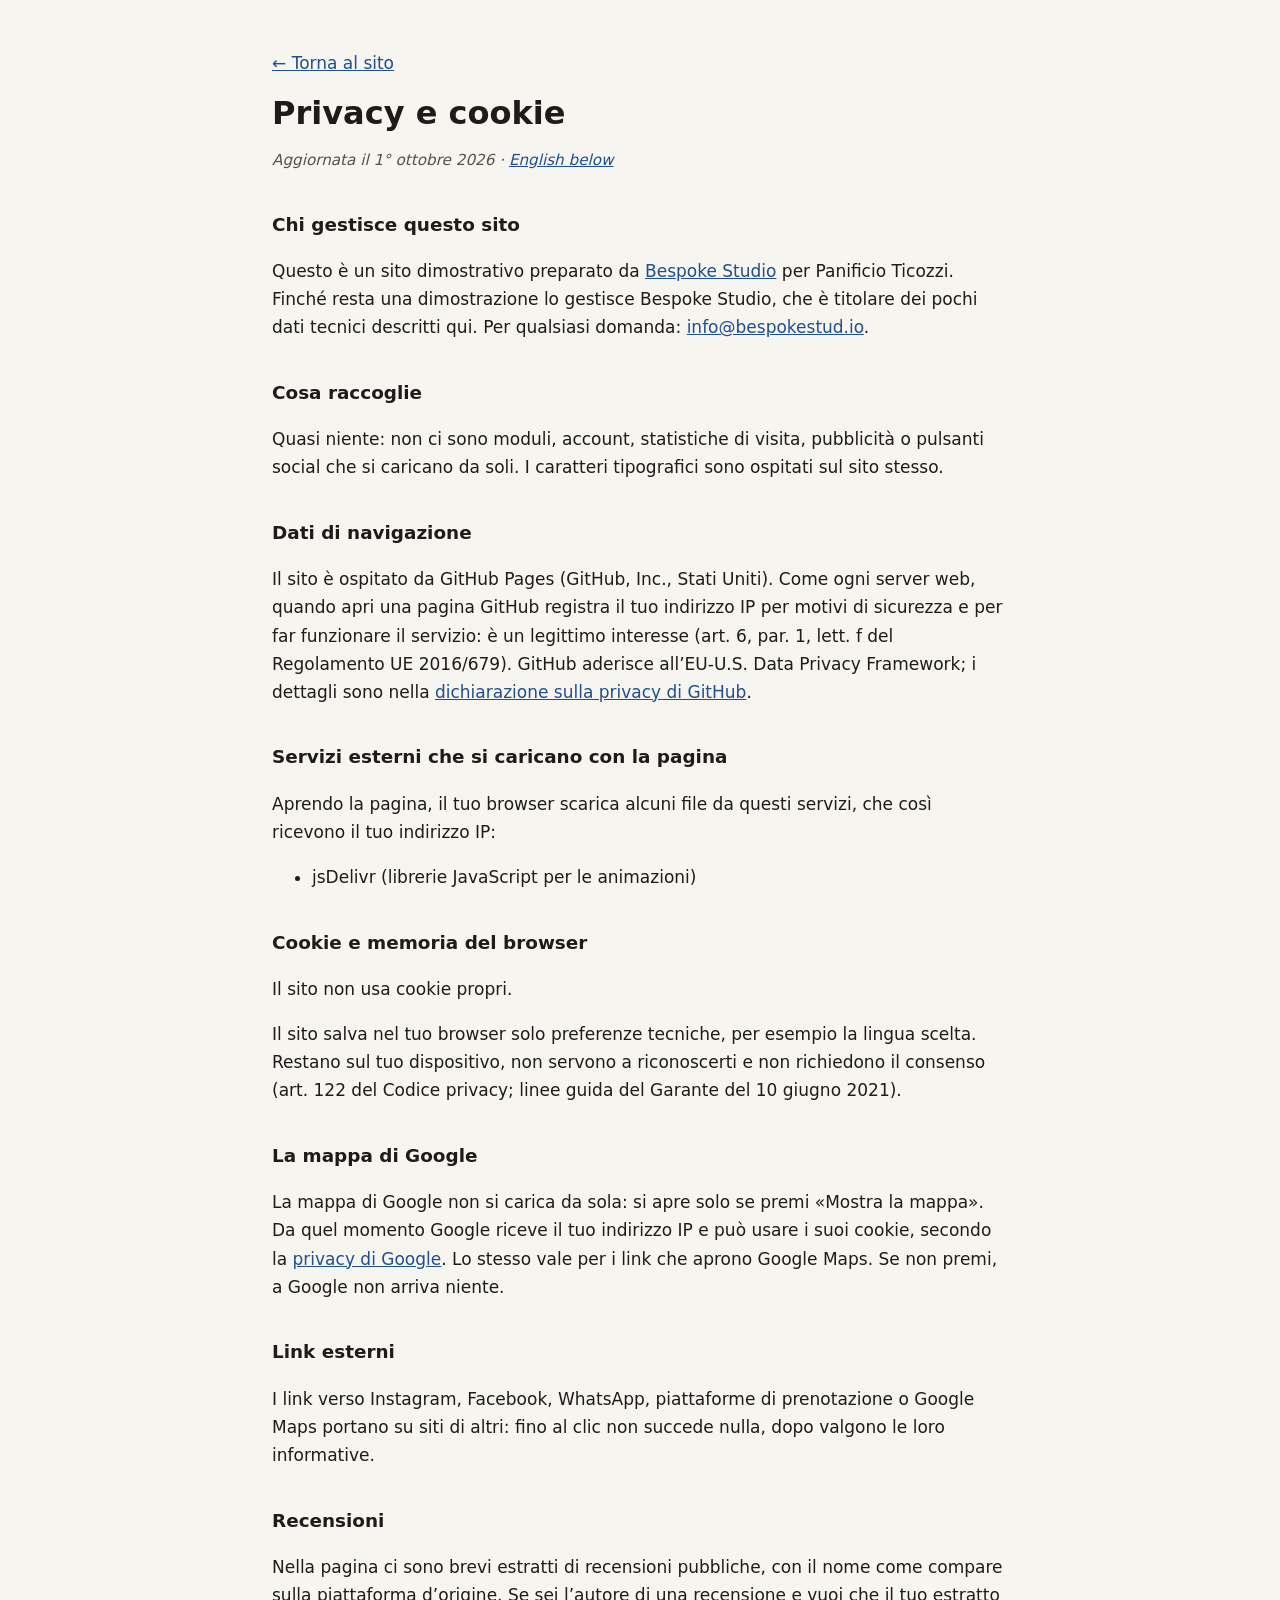
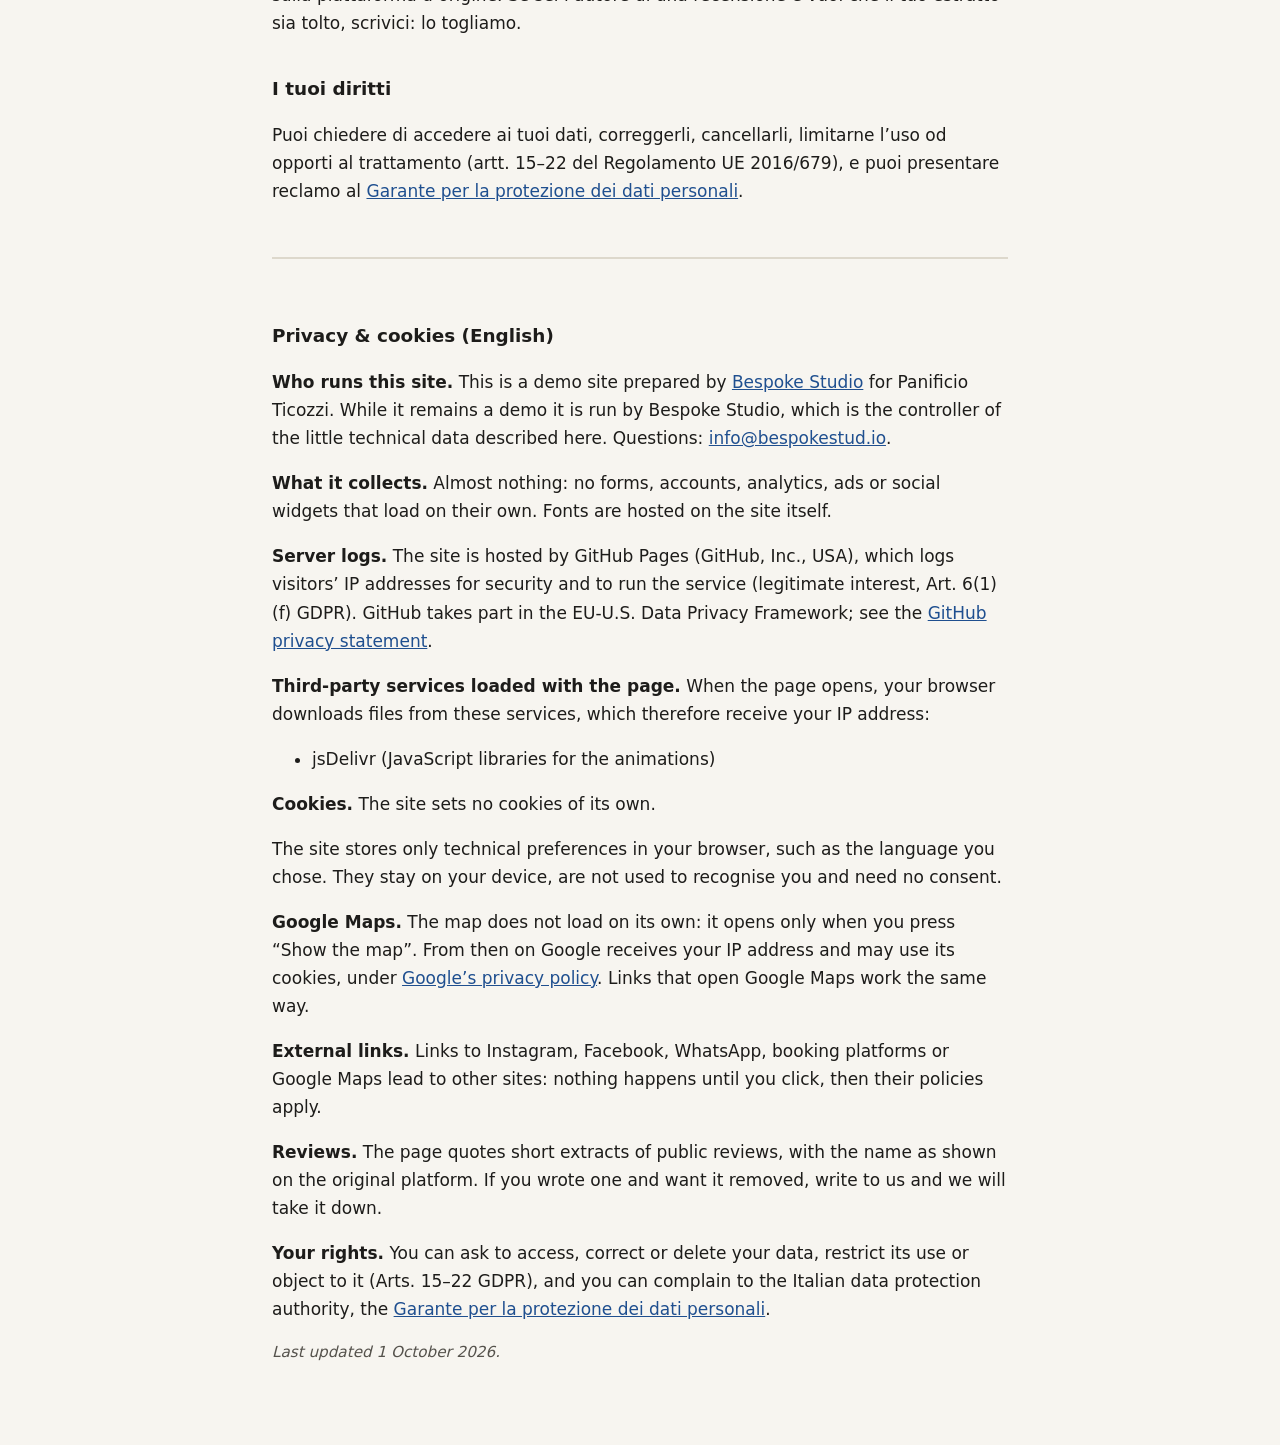
<file: privacy.html>
<!DOCTYPE html>
<html lang="it">
<head>
  <meta charset="UTF-8">
  <meta name="viewport" content="width=device-width, initial-scale=1.0">
  <meta name="robots" content="noindex">
  <title>Privacy e cookie · Panificio Ticozzi</title>
  <meta name="description" content="Informativa privacy e cookie del sito Panificio Ticozzi.">
  <style>
    body { margin: 0; background: #f7f5f0; color: #1d1c1a; font: 17px/1.65 system-ui, -apple-system, "Segoe UI", Roboto, sans-serif; }
    main { max-width: 46rem; margin: 0 auto; padding: 32px 20px 64px; }
    h1 { font-size: 2rem; line-height: 1.2; margin: 0.4em 0 0.2em; }
    h2 { font-size: 1.15rem; margin: 2em 0 0.4em; }
    a { color: #1f4f8f; }
    .data { color: #55524c; font-style: italic; font-size: 0.95rem; }
    .en { margin-top: 3em; padding-top: 1.5em; border-top: 2px solid #ddd8cc; }
    code { font-size: 0.9em; background: #ebe7dc; padding: 0 4px; border-radius: 3px; }
  </style>
</head>
<body>
<main>
  <p><a href="index.html">← Torna al sito</a></p>
  <h1>Privacy e cookie</h1>
  <p class="data">Aggiornata il 1° ottobre 2026 · <a href="#english" lang="en">English below</a></p>
  <h2>Chi gestisce questo sito</h2>
  <p>Questo è un sito dimostrativo preparato da <a href="https://bespokestud.io" rel="noopener">Bespoke Studio</a> per Panificio Ticozzi. Finché resta una dimostrazione lo gestisce Bespoke Studio, che è titolare dei pochi dati tecnici descritti qui. Per qualsiasi domanda: <a href="mailto:info@bespokestud.io">info@bespokestud.io</a>.</p>
  <h2>Cosa raccoglie</h2>
  <p>Quasi niente: non ci sono moduli, account, statistiche di visita, pubblicità o pulsanti social che si caricano da soli. I caratteri tipografici sono ospitati sul sito stesso.</p>
  <h2>Dati di navigazione</h2>
  <p>Il sito è ospitato da GitHub Pages (GitHub, Inc., Stati Uniti). Come ogni server web, quando apri una pagina GitHub registra il tuo indirizzo IP per motivi di sicurezza e per far funzionare il servizio: è un legittimo interesse (art. 6, par. 1, lett. f del Regolamento UE 2016/679). GitHub aderisce all’EU-U.S. Data Privacy Framework; i dettagli sono nella <a href="https://docs.github.com/site-policy/privacy-policies/github-general-privacy-statement" rel="noopener">dichiarazione sulla privacy di GitHub</a>.</p>
  <h2>Servizi esterni che si caricano con la pagina</h2>
  <p>Aprendo la pagina, il tuo browser scarica alcuni file da questi servizi, che così ricevono il tuo indirizzo IP:</p>
  <ul><li>jsDelivr (librerie JavaScript per le animazioni)</li></ul>
  <h2>Cookie e memoria del browser</h2>
  <p>Il sito non usa cookie propri.</p>
  <p>Il sito salva nel tuo browser solo preferenze tecniche, per esempio la lingua scelta. Restano sul tuo dispositivo, non servono a riconoscerti e non richiedono il consenso (art. 122 del Codice privacy; linee guida del Garante del 10 giugno 2021).</p>
  <h2>La mappa di Google</h2>
  <p>La mappa di Google non si carica da sola: si apre solo se premi «Mostra la mappa». Da quel momento Google riceve il tuo indirizzo IP e può usare i suoi cookie, secondo la <a href="https://policies.google.com/privacy?hl=it" rel="noopener">privacy di Google</a>. Lo stesso vale per i link che aprono Google Maps. Se non premi, a Google non arriva niente.</p>
  <h2>Link esterni</h2>
  <p>I link verso Instagram, Facebook, WhatsApp, piattaforme di prenotazione o Google Maps portano su siti di altri: fino al clic non succede nulla, dopo valgono le loro informative.</p>
  <h2>Recensioni</h2>
  <p>Nella pagina ci sono brevi estratti di recensioni pubbliche, con il nome come compare sulla piattaforma d’origine. Se sei l’autore di una recensione e vuoi che il tuo estratto sia tolto, scrivici: lo togliamo.</p>
  <h2>I tuoi diritti</h2>
  <p>Puoi chiedere di accedere ai tuoi dati, correggerli, cancellarli, limitarne l’uso od opporti al trattamento (artt. 15–22 del Regolamento UE 2016/679), e puoi presentare reclamo al <a href="https://www.garanteprivacy.it" rel="noopener">Garante per la protezione dei dati personali</a>.</p>
  <div class="en" id="english" lang="en">
    <h2>Privacy &amp; cookies (English)</h2>
    <p><strong>Who runs this site.</strong> This is a demo site prepared by <a href="https://bespokestud.io" rel="noopener">Bespoke Studio</a> for Panificio Ticozzi. While it remains a demo it is run by Bespoke Studio, which is the controller of the little technical data described here. Questions: <a href="mailto:info@bespokestud.io">info@bespokestud.io</a>.</p>
    <p><strong>What it collects.</strong> Almost nothing: no forms, accounts, analytics, ads or social widgets that load on their own. Fonts are hosted on the site itself.</p>
    <p><strong>Server logs.</strong> The site is hosted by GitHub Pages (GitHub, Inc., USA), which logs visitors’ IP addresses for security and to run the service (legitimate interest, Art. 6(1)(f) GDPR). GitHub takes part in the EU-U.S. Data Privacy Framework; see the <a href="https://docs.github.com/site-policy/privacy-policies/github-general-privacy-statement" rel="noopener">GitHub privacy statement</a>.</p>
    <p><strong>Third-party services loaded with the page.</strong> When the page opens, your browser downloads files from these services, which therefore receive your IP address:</p><ul><li>jsDelivr (JavaScript libraries for the animations)</li></ul>
    <p><strong>Cookies.</strong> The site sets no cookies of its own.</p>
    <p>The site stores only technical preferences in your browser, such as the language you chose. They stay on your device, are not used to recognise you and need no consent.</p>
    <p><strong>Google Maps.</strong> The map does not load on its own: it opens only when you press “Show the map”. From then on Google receives your IP address and may use its cookies, under <a href="https://policies.google.com/privacy?hl=en" rel="noopener">Google’s privacy policy</a>. Links that open Google Maps work the same way.</p>
    <p><strong>External links.</strong> Links to Instagram, Facebook, WhatsApp, booking platforms or Google Maps lead to other sites: nothing happens until you click, then their policies apply.</p>
    <p><strong>Reviews.</strong> The page quotes short extracts of public reviews, with the name as shown on the original platform. If you wrote one and want it removed, write to us and we will take it down.</p>
    <p><strong>Your rights.</strong> You can ask to access, correct or delete your data, restrict its use or object to it (Arts. 15–22 GDPR), and you can complain to the Italian data protection authority, the <a href="https://www.garanteprivacy.it" rel="noopener">Garante per la protezione dei dati personali</a>.</p>
    <p class="data">Last updated 1 October 2026.</p>
  </div>
</main>
</body>
</html>
</file>
